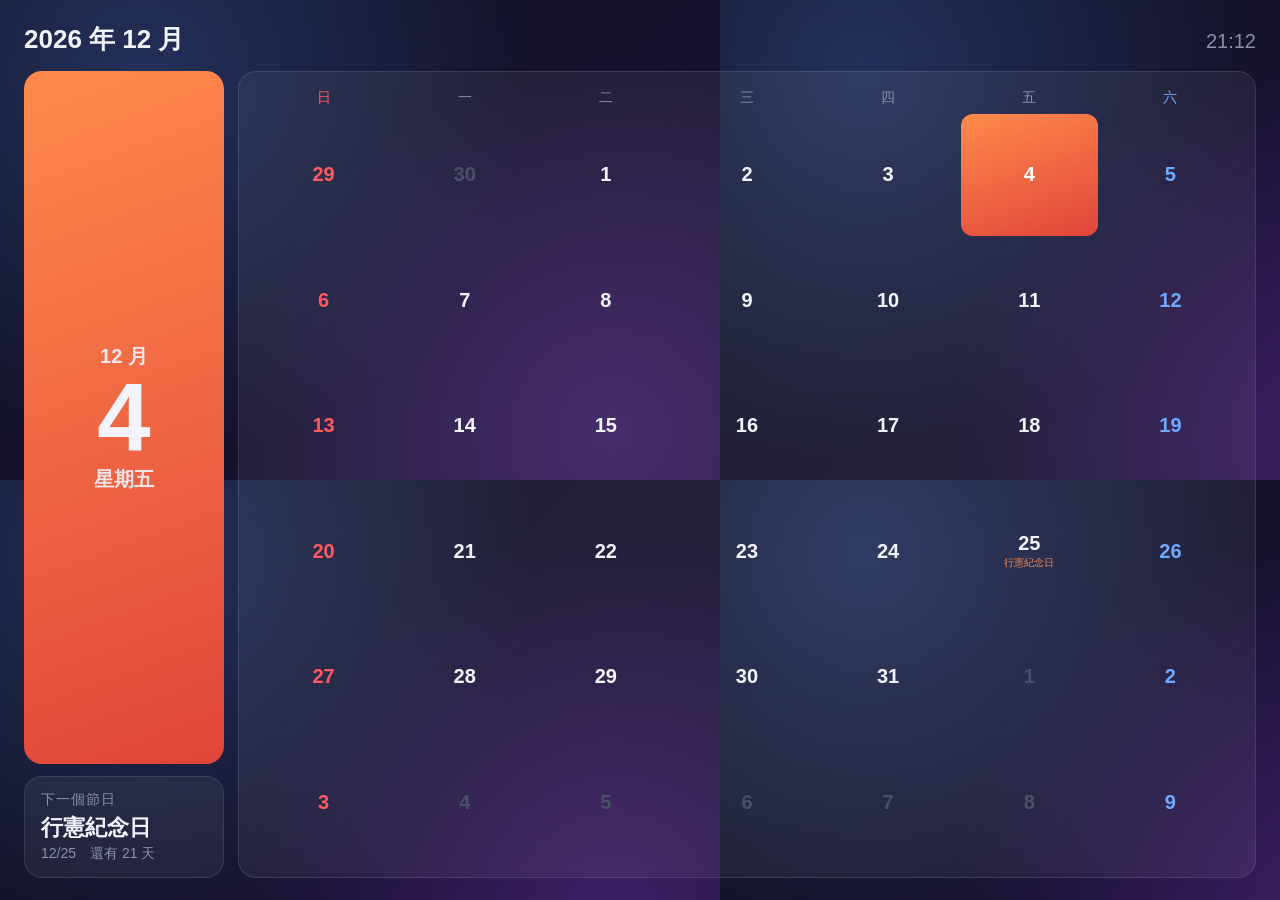
<file: ESDeckPC/CanvasFiles/pages/calendar/index.html>
<!DOCTYPE html>
<html>
<head>
<meta charset="utf-8">
<link rel="stylesheet" href="../../shared/base.css">
<style>
  .main  { flex: 1; display: flex; gap: 14px; min-height: 0; }
  .side  { width: 200px; display: flex; flex-direction: column; gap: 12px; }
  .big   { flex: 1; display: flex; flex-direction: column; align-items: center; justify-content: center;
           background: linear-gradient(160deg, #ff8a4c, #e0453a); border: none; }
  .big .m   { font-size: 20px; font-weight: 600; opacity: .9; }
  .big .d   { font-size: 96px; font-weight: 800; line-height: 1; }
  .big .w   { font-size: 20px; font-weight: 600; opacity: .9; }
  .grid  { flex: 1; display: grid; grid-template-columns: repeat(7, minmax(0, 1fr)); grid-template-rows: 24px repeat(6, minmax(0, 1fr)); gap: 4px; }
  .head  { font-size: 14px; color: var(--dim); text-align: center; align-self: center; }
  .cell  { display: flex; flex-direction: column; align-items: center; justify-content: center;
           border-radius: 12px; font-size: 20px; font-weight: 600; }
  .cell .tag { font-size: 10px; font-weight: 400; color: var(--orange); margin-top: 1px; white-space: nowrap; overflow: hidden; max-width: 100%; }
  .cell.other { color: #4a5068; }
  .cell.sun, .head.sun { color: var(--red); }
  .cell.sat, .head.sat { color: #6fa8ff; }
  .cell.today { background: linear-gradient(160deg, #ff8a4c, #e0453a); color: #fff; }
  .cell.today .tag { color: #fff; }
  .cal   { flex: 1; display: flex; flex-direction: column; }
  .next .value { font-size: 22px; }
</style>
</head>
<body>
<div class="page">
  <div class="title"><h1 id="month"></h1><span class="clock" id="clock"></span></div>
  <div class="main">
    <div class="side">
      <div class="card big">
        <div class="m" id="tm"></div>
        <div class="d" id="td"></div>
        <div class="w" id="tw"></div>
      </div>
      <div class="card next">
        <div class="label">下一個節日</div>
        <div class="value" id="nextName">--</div>
        <div class="small" id="nextDays"></div>
      </div>
    </div>
    <div class="card cal"><div class="grid" id="grid"></div></div>
  </div>
</div>
<script>
  // ---- fixed-date days to mark (month-day: name) -- edit freely ----
  // Lunar-calendar holidays (春節, 端午, 中秋...) move every year, add
  // them here with the year if you want them: '2026-02-17': '春節'
  const MARKS = {
    '01-01': '元旦',
    '02-28': '和平紀念日',
    '04-04': '兒童節',
    '05-01': '勞動節',
    '09-28': '教師節',
    '10-10': '國慶日',
    '10-25': '光復節',
    '12-25': '行憲紀念日',
  };
  // -------------------------------------------------------------------

  const $ = id => document.getElementById(id);
  const pad = n => String(n).padStart(2, '0');
  const DAYS = ['日', '一', '二', '三', '四', '五', '六'];
  const key = d => `${pad(d.getMonth() + 1)}-${pad(d.getDate())}`;
  const mark = d => MARKS[`${d.getFullYear()}-${key(d)}`] || MARKS[key(d)];

  function render(now) {
    const y = now.getFullYear(), m = now.getMonth();
    $('month').textContent = `${y} 年 ${m + 1} 月`;
    $('tm').textContent = `${m + 1} 月`;
    $('td').textContent = now.getDate();
    $('tw').textContent = `星期${DAYS[now.getDay()]}`;

    const grid = $('grid');
    grid.innerHTML = '';
    DAYS.forEach((d, i) => {
      const h = document.createElement('div');
      h.className = 'head' + (i === 0 ? ' sun' : i === 6 ? ' sat' : '');
      h.textContent = d;
      grid.appendChild(h);
    });
    const first = new Date(y, m, 1);
    const start = new Date(y, m, 1 - first.getDay());
    for (let i = 0; i < 42; i++) {
      const d = new Date(start); d.setDate(start.getDate() + i);
      const c = document.createElement('div');
      c.className = 'cell'
        + (d.getMonth() !== m ? ' other' : '')
        + (d.getDay() === 0 ? ' sun' : d.getDay() === 6 ? ' sat' : '')
        + (d.toDateString() === now.toDateString() ? ' today' : '');
      c.innerHTML = `<div>${d.getDate()}</div>` + (mark(d) && d.getMonth() === m ? `<div class="tag">${mark(d)}</div>` : '');
      grid.appendChild(c);
    }

    // next marked day (today counts)
    for (let i = 0; i < 400; i++) {
      const d = new Date(y, m, now.getDate() + i);
      if (mark(d)) {
        $('nextName').textContent = mark(d);
        $('nextDays').textContent = i === 0 ? '就是今天！' : `${d.getMonth() + 1}/${d.getDate()}　還有 ${i} 天`;
        break;
      }
    }
  }

  let shownDay = '';
  function tick() {
    const now = new Date();
    $('clock').textContent = `${pad(now.getHours())}:${pad(now.getMinutes())}`;
    if (now.toDateString() !== shownDay) { shownDay = now.toDateString(); render(now); }
  }
  tick();
  setInterval(tick, 10000);
</script>
</body>
</html>
</file>
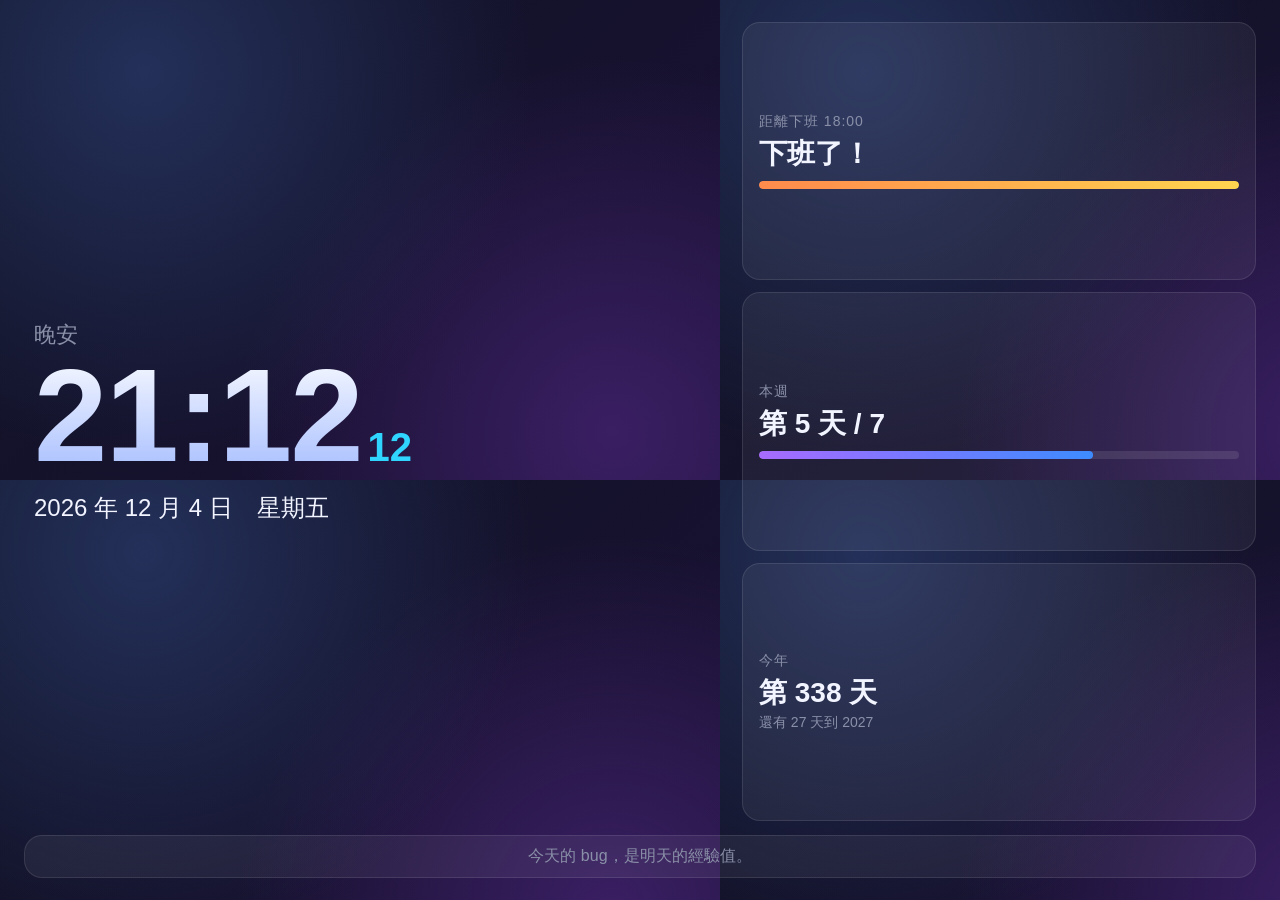
<file: ESDeckPC/CanvasFiles/pages/dashboard/index.html>
<!DOCTYPE html>
<html>
<head>
<meta charset="utf-8">
<link rel="stylesheet" href="../../shared/base.css">
<style>
  .main   { flex: 1; display: flex; gap: 14px; min-height: 0; }
  .left   { flex: 1.35; display: flex; flex-direction: column; justify-content: center; padding-left: 10px; }
  .greet  { font-size: 22px; color: var(--dim); }
  .hm     { font-size: 132px; font-weight: 800; line-height: 1; letter-spacing: -2px;
            background: linear-gradient(180deg, #ffffff, #9fb8ff);
            -webkit-background-clip: text; background-clip: text; color: transparent; }
  .ss     { font-size: 40px; font-weight: 700; color: var(--cyan); margin-left: 6px; }
  .date   { font-size: 24px; margin-top: 10px; }
  .right  { flex: 1; display: flex; flex-direction: column; gap: 12px; }
  .right .card { flex: 1; display: flex; flex-direction: column; justify-content: center; }
  .quote  { font-size: 16px; color: var(--dim); text-align: center; padding: 10px 16px; }
  .accent-orange .bar > div { background: linear-gradient(90deg, var(--orange), var(--yellow)); }
  .accent-purple .bar > div { background: linear-gradient(90deg, var(--purple), var(--blue)); }
</style>
</head>
<body>
<div class="page">
  <div class="main">
    <div class="left">
      <div class="greet" id="greet"></div>
      <div><span class="hm" id="hm">--:--</span><span class="ss" id="ss">--</span></div>
      <div class="date" id="date"></div>
    </div>
    <div class="right">
      <div class="card accent-orange">
        <div class="label">距離下班 18:00</div>
        <div class="value" id="off">--</div>
        <div class="bar"><div id="offBar"></div></div>
      </div>
      <div class="card accent-purple">
        <div class="label">本週</div>
        <div class="value" id="week">--</div>
        <div class="bar"><div id="weekBar"></div></div>
      </div>
      <div class="card">
        <div class="label">今年</div>
        <div class="value" id="year">--</div>
        <div class="small" id="yearLeft"></div>
      </div>
    </div>
  </div>
  <div class="card quote" id="quote"></div>
</div>
<script>
  // ---- settings you might want to change ----
  const WORK_START = [9, 0];    // 上班
  const WORK_END   = [18, 0];   // 下班
  const QUOTES = [
    '先求有，再求好。',
    '能動的程式碼，就別在週五下午重構。',
    '今天的 bug，是明天的經驗值。',
    '休息是為了走更長的路。',
    '寫註解的你，是未來自己的恩人。',
    '一次只做一件事。',
    '別忘了喝水。',
  ];
  // -------------------------------------------

  const $ = id => document.getElementById(id);
  const pad = n => String(n).padStart(2, '0');
  const DAYS = ['日', '一', '二', '三', '四', '五', '六'];
  const at = (d, [h, m]) => { const x = new Date(d); x.setHours(h, m, 0, 0); return x; };

  function greet(h) {
    if (h < 5)  return '夜深了，早點休息';
    if (h < 11) return '早安';
    if (h < 14) return '午安';
    if (h < 18) return '下午好';
    return '晚安';
  }

  let lastMinute = -1;
  function tick() {
    const now = new Date();
    $('ss').textContent = pad(now.getSeconds());
    if (now.getMinutes() === lastMinute) return;   // the rest only changes once a minute
    lastMinute = now.getMinutes();

    $('hm').textContent = `${pad(now.getHours())}:${pad(now.getMinutes())}`;
    $('greet').textContent = greet(now.getHours());
    $('date').textContent = `${now.getFullYear()} 年 ${now.getMonth() + 1} 月 ${now.getDate()} 日　星期${DAYS[now.getDay()]}`;

    // work day
    const start = at(now, WORK_START), end = at(now, WORK_END);
    const weekend = now.getDay() === 0 || now.getDay() === 6;
    let text, frac;
    if (weekend)          { text = '週末愉快'; frac = 1; }
    else if (now < start) { text = '還沒上班'; frac = 0; }
    else if (now >= end)  { text = '下班了！'; frac = 1; }
    else {
      const left = end - now;
      text = `${Math.floor(left / 3600000)} 小時 ${Math.floor(left / 60000) % 60} 分`;
      frac = (now - start) / (end - start);
    }
    $('off').textContent = text;
    $('offBar').style.width = `${frac * 100}%`;

    // week (Mon..Sun)
    const wd = (now.getDay() + 6) % 7;            // 0 = Monday
    $('week').textContent = `第 ${wd + 1} 天 / 7`;
    $('weekBar').style.width = `${(wd + now.getHours() / 24) / 7 * 100}%`;

    // year
    const y0 = new Date(now.getFullYear(), 0, 1), y1 = new Date(now.getFullYear() + 1, 0, 1);
    const day = Math.floor((now - y0) / 86400000) + 1;
    $('year').textContent = `第 ${day} 天`;
    $('yearLeft').textContent = `還有 ${Math.round((y1 - now) / 86400000)} 天到 ${now.getFullYear() + 1}`;

    $('quote').textContent = QUOTES[day % QUOTES.length];
  }
  tick();
  setInterval(tick, 1000);
</script>
</body>
</html>
</file>
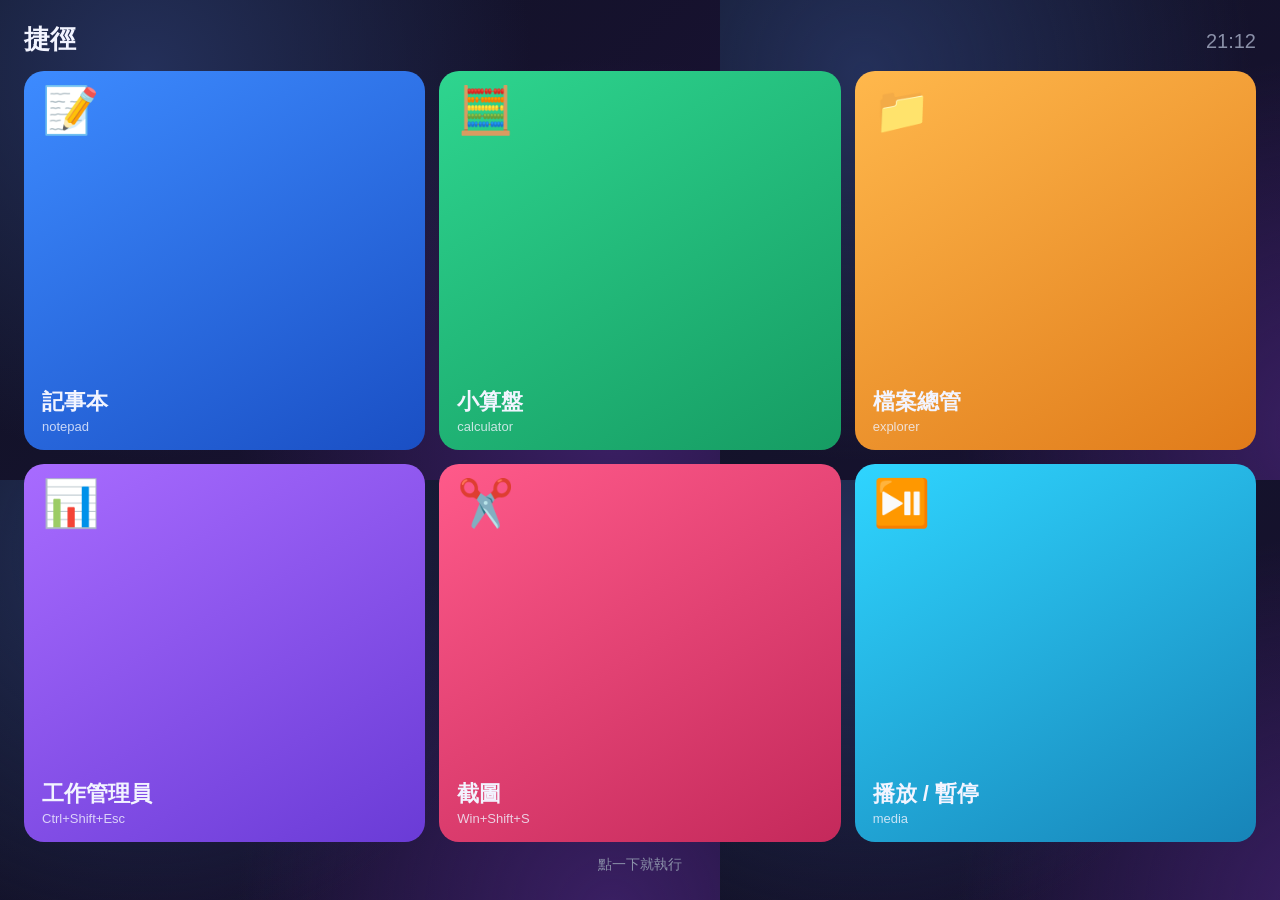
<file: ESDeckPC/CanvasFiles/pages/launcher/index.html>
<!DOCTYPE html>
<html>
<head>
<meta charset="utf-8">
<link rel="stylesheet" href="../../shared/base.css">
<style>
  .grid { flex: 1; display: grid; grid-template-columns: repeat(3, 1fr); grid-template-rows: repeat(2, 1fr); gap: 14px; }
  .tile { border-radius: 20px; padding: 16px 18px; display: flex; flex-direction: column; justify-content: space-between; }
  .tile .ico  { font-size: 46px; line-height: 1; }
  .tile .name { font-size: 22px; font-weight: 700; }
  .tile .desc { font-size: 13px; opacity: .8; margin-top: 2px; }
  .status { height: 22px; font-size: 14px; color: var(--dim); text-align: center; }
</style>
</head>
<body>
<div class="page">
  <div class="title"><h1>捷徑</h1><span class="clock" id="clock"></span></div>
  <div class="grid" id="grid"></div>
  <div class="status" id="status">點一下就執行</div>
</div>
<script>
  // ---- your shortcuts: same fields as a Deck button ----
  //   launch : { action: 'launch', target: 'C:\\path\\app.exe' or a folder / URL }
  //   hotkey : { action: 'hotkey', keys: ['ctrl', 'shift', 'esc'] }
  //   media  : { action: 'media',  target: 'play_pause' | 'next' | 'prev' | 'vol_up' | 'vol_down' | 'mute' }
  //   text   : { action: 'text',   target: '要輸入的文字' }
  const TILES = [
    { ico: '📝', name: '記事本',     desc: 'notepad',       bg: ['#3d8bff', '#1a4fc4'], act: { action: 'launch', target: 'notepad.exe' } },
    { ico: '🧮', name: '小算盤',     desc: 'calculator',    bg: ['#2ed58f', '#169c63'], act: { action: 'launch', target: 'calc.exe' } },
    { ico: '📁', name: '檔案總管',   desc: 'explorer',      bg: ['#ffb84c', '#e07b1a'], act: { action: 'launch', target: 'explorer.exe' } },
    { ico: '📊', name: '工作管理員', desc: 'Ctrl+Shift+Esc', bg: ['#a86bff', '#6a3bd6'], act: { action: 'hotkey', keys: ['ctrl', 'shift', 'esc'] } },
    { ico: '✂️', name: '截圖',       desc: 'Win+Shift+S',   bg: ['#ff5a8a', '#c4295b'], act: { action: 'hotkey', keys: ['win', 'shift', 's'] } },
    { ico: '⏯️', name: '播放 / 暫停', desc: 'media',        bg: ['#2fd5ff', '#1784b8'], act: { action: 'media',  target: 'play_pause' } },
  ];
  // -------------------------------------------------------

  const $ = id => document.getElementById(id);
  const pad = n => String(n).padStart(2, '0');

  // No pressed / highlight effect on purpose: the tap runs the action and
  // only the small status line changes.
  for (const t of TILES) {
    const el = document.createElement('div');
    el.className = 'tile';
    el.style.background = `linear-gradient(150deg, ${t.bg[0]}, ${t.bg[1]})`;
    el.innerHTML = `<div class="ico">${t.ico}</div><div><div class="name">${t.name}</div><div class="desc">${t.desc}</div></div>`;
    el.addEventListener('click', async () => {
      try {
        const r = await esdeck.action({ label: t.name, ...t.act });
        $('status').textContent = `${t.name}：${r}`;
      } catch (e) {
        $('status').textContent = `${t.name} 失敗：${e}`;
      }
    });
    $('grid').appendChild(el);
  }

  const tick = () => { const n = new Date(); $('clock').textContent = `${pad(n.getHours())}:${pad(n.getMinutes())}`; };
  tick();
  setInterval(tick, 10000);
</script>
</body>
</html>
</file>
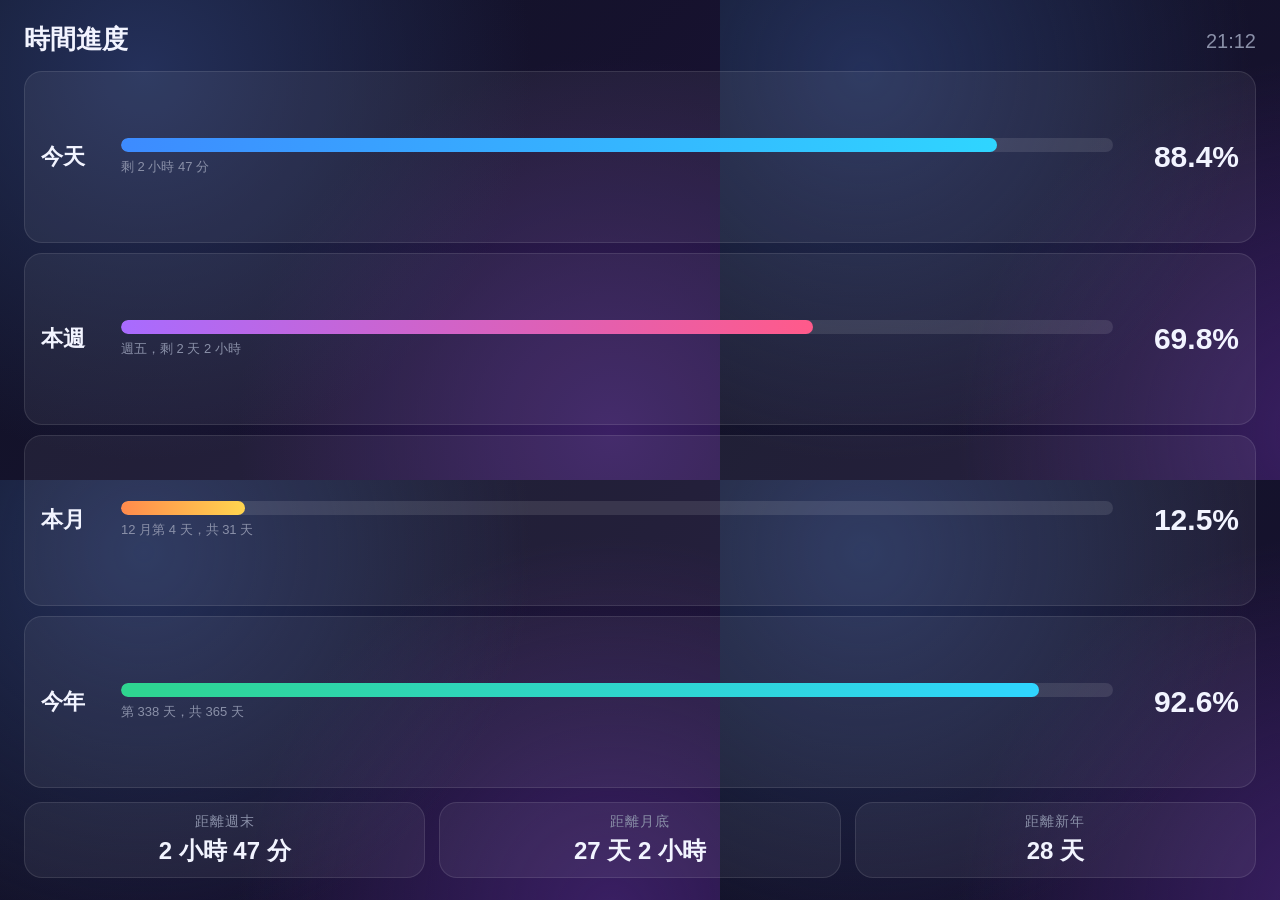
<file: ESDeckPC/CanvasFiles/pages/progress/index.html>
<!DOCTYPE html>
<html>
<head>
<meta charset="utf-8">
<link rel="stylesheet" href="../../shared/base.css">
<style>
  .list { flex: 1; display: flex; flex-direction: column; gap: 10px; }
  .item { flex: 1; display: flex; align-items: center; gap: 16px; }
  .item .name { width: 64px; font-size: 22px; font-weight: 700; }
  .item .mid  { flex: 1; }
  .item .bar  { height: 14px; border-radius: 7px; margin-top: 0; }
  .item .bar > div { border-radius: 7px; }
  .item .sub  { font-size: 13px; color: var(--dim); margin-top: 6px; }
  .item .pct  { width: 110px; text-align: right; font-size: 30px; font-weight: 800; }
  .c1 .bar > div { background: linear-gradient(90deg, #3d8bff, #2fd5ff); }
  .c2 .bar > div { background: linear-gradient(90deg, #a86bff, #ff5a8a); }
  .c3 .bar > div { background: linear-gradient(90deg, #ff8a4c, #ffd54f); }
  .c4 .bar > div { background: linear-gradient(90deg, #2ed58f, #2fd5ff); }
  .foot .card { flex: 1; text-align: center; padding: 10px; }
  .foot .value { font-size: 24px; }
</style>
</head>
<body>
<div class="page">
  <div class="title"><h1>時間進度</h1><span class="clock" id="clock"></span></div>
  <div class="list">
    <div class="card item c1"><div class="name">今天</div><div class="mid"><div class="bar"><div id="b0"></div></div><div class="sub" id="s0"></div></div><div class="pct" id="p0"></div></div>
    <div class="card item c2"><div class="name">本週</div><div class="mid"><div class="bar"><div id="b1"></div></div><div class="sub" id="s1"></div></div><div class="pct" id="p1"></div></div>
    <div class="card item c3"><div class="name">本月</div><div class="mid"><div class="bar"><div id="b2"></div></div><div class="sub" id="s2"></div></div><div class="pct" id="p2"></div></div>
    <div class="card item c4"><div class="name">今年</div><div class="mid"><div class="bar"><div id="b3"></div></div><div class="sub" id="s3"></div></div><div class="pct" id="p3"></div></div>
  </div>
  <div class="row foot">
    <div class="card"><div class="label">距離週末</div><div class="value" id="f0"></div></div>
    <div class="card"><div class="label">距離月底</div><div class="value" id="f1"></div></div>
    <div class="card"><div class="label">距離新年</div><div class="value" id="f2"></div></div>
  </div>
</div>
<script>
  const $ = id => document.getElementById(id);
  const pad = n => String(n).padStart(2, '0');
  const HOUR = 3600000, DAY = 86400000;

  function span(ms) {
    if (ms <= 0) return '到了！';
    const d = Math.floor(ms / DAY), h = Math.floor(ms / HOUR) % 24, m = Math.floor(ms / 60000) % 60;
    return d > 0 ? `${d} 天 ${h} 小時` : `${h} 小時 ${m} 分`;
  }

  function show(i, start, end, now, sub) {
    const f = Math.min(1, Math.max(0, (now - start) / (end - start)));
    $('p' + i).textContent = `${(f * 100).toFixed(1)}%`;
    $('b' + i).style.width = `${f * 100}%`;
    $('s' + i).textContent = sub;
  }

  function tick() {
    const now = new Date();
    const y = now.getFullYear(), m = now.getMonth(), d = now.getDate();
    $('clock').textContent = `${pad(now.getHours())}:${pad(now.getMinutes())}`;

    const d0 = new Date(y, m, d), d1 = new Date(y, m, d + 1);
    const wd = (now.getDay() + 6) % 7;                        // 0 = Monday
    const w0 = new Date(y, m, d - wd), w1 = new Date(y, m, d - wd + 7);
    const m0 = new Date(y, m, 1), m1 = new Date(y, m + 1, 1);
    const y0 = new Date(y, 0, 1), y1 = new Date(y + 1, 0, 1);

    show(0, d0, d1, now, `剩 ${span(d1 - now)}`);
    show(1, w0, w1, now, `週${'一二三四五六日'[wd]}，剩 ${span(w1 - now)}`);
    show(2, m0, m1, now, `${m + 1} 月第 ${d} 天，共 ${Math.round((m1 - m0) / DAY)} 天`);
    show(3, y0, y1, now, `第 ${Math.floor((now - y0) / DAY) + 1} 天，共 ${Math.round((y1 - y0) / DAY)} 天`);

    const sat = new Date(y, m, d + (5 - wd)); sat.setHours(0, 0, 0, 0);
    $('f0').textContent = wd >= 5 ? '週末中' : span(sat - now);
    $('f1').textContent = span(m1 - now);
    $('f2').textContent = `${Math.ceil((y1 - now) / DAY)} 天`;
  }
  tick();
  setInterval(tick, 10000);
</script>
</body>
</html>
</file>
<file: ESDeckPC/CanvasFiles/shared/base.css>
/* ------------------------------------------------------------------
   Shared look for Canvas pages. Every page is exactly 720 x 480 px.

   Canvas pages are for showing things, with a few simple buttons:
   - no animations / transitions / hover or pressed styles -- every
     changed pixel has to travel to the ESP over USB
   - no scrolling areas
   - digits use tabular-nums so a ticking number doesn't shift its
     neighbours (fewer changed pixels)
   ------------------------------------------------------------------ */
:root {
  --bg1: #0f1424;
  --bg2: #1b1035;
  --card: rgba(255, 255, 255, 0.06);
  --card-line: rgba(255, 255, 255, 0.10);
  --text: #f2f4ff;
  --dim: #8a90a8;
  --blue: #3d8bff;
  --cyan: #2fd5ff;
  --purple: #a86bff;
  --orange: #ff8a4c;
  --red: #ff5a5f;
  --green: #2ed58f;
  --yellow: #ffd54f;
}
* { box-sizing: border-box; }
*:focus { outline: none; }
html, body {
  margin: 0;
  width: 720px;
  height: 480px;
  overflow: hidden;
  color: var(--text);
  background: radial-gradient(circle at 20% 15%, #24305a 0%, transparent 55%),
              radial-gradient(circle at 85% 90%, #3a1f63 0%, transparent 50%),
              linear-gradient(135deg, var(--bg1), var(--bg2));
  font-family: "Microsoft JhengHei UI", "Microsoft JhengHei", "Segoe UI", sans-serif;
  font-variant-numeric: tabular-nums;
}
.page   { position: absolute; inset: 0; padding: 22px 24px; display: flex; flex-direction: column; gap: 14px; }
.row    { display: flex; gap: 14px; }
.grow   { flex: 1; min-width: 0; }
.dim    { color: var(--dim); }
.card {
  background: var(--card);
  border: 1px solid var(--card-line);
  border-radius: 18px;
  padding: 14px 16px;
}
.label  { font-size: 14px; color: var(--dim); letter-spacing: 1px; }
.value  { font-size: 28px; font-weight: 700; margin-top: 4px; }
.small  { font-size: 14px; color: var(--dim); margin-top: 2px; }
.bar    { height: 8px; background: rgba(255, 255, 255, 0.10); border-radius: 4px; overflow: hidden; margin-top: 8px; }
.bar > div { height: 100%; border-radius: 4px; background: linear-gradient(90deg, var(--blue), var(--cyan)); }
.title  { display: flex; align-items: baseline; justify-content: space-between; }
.title h1 { margin: 0; font-size: 26px; font-weight: 700; }
.title .clock { font-size: 20px; color: var(--dim); }
</file>
